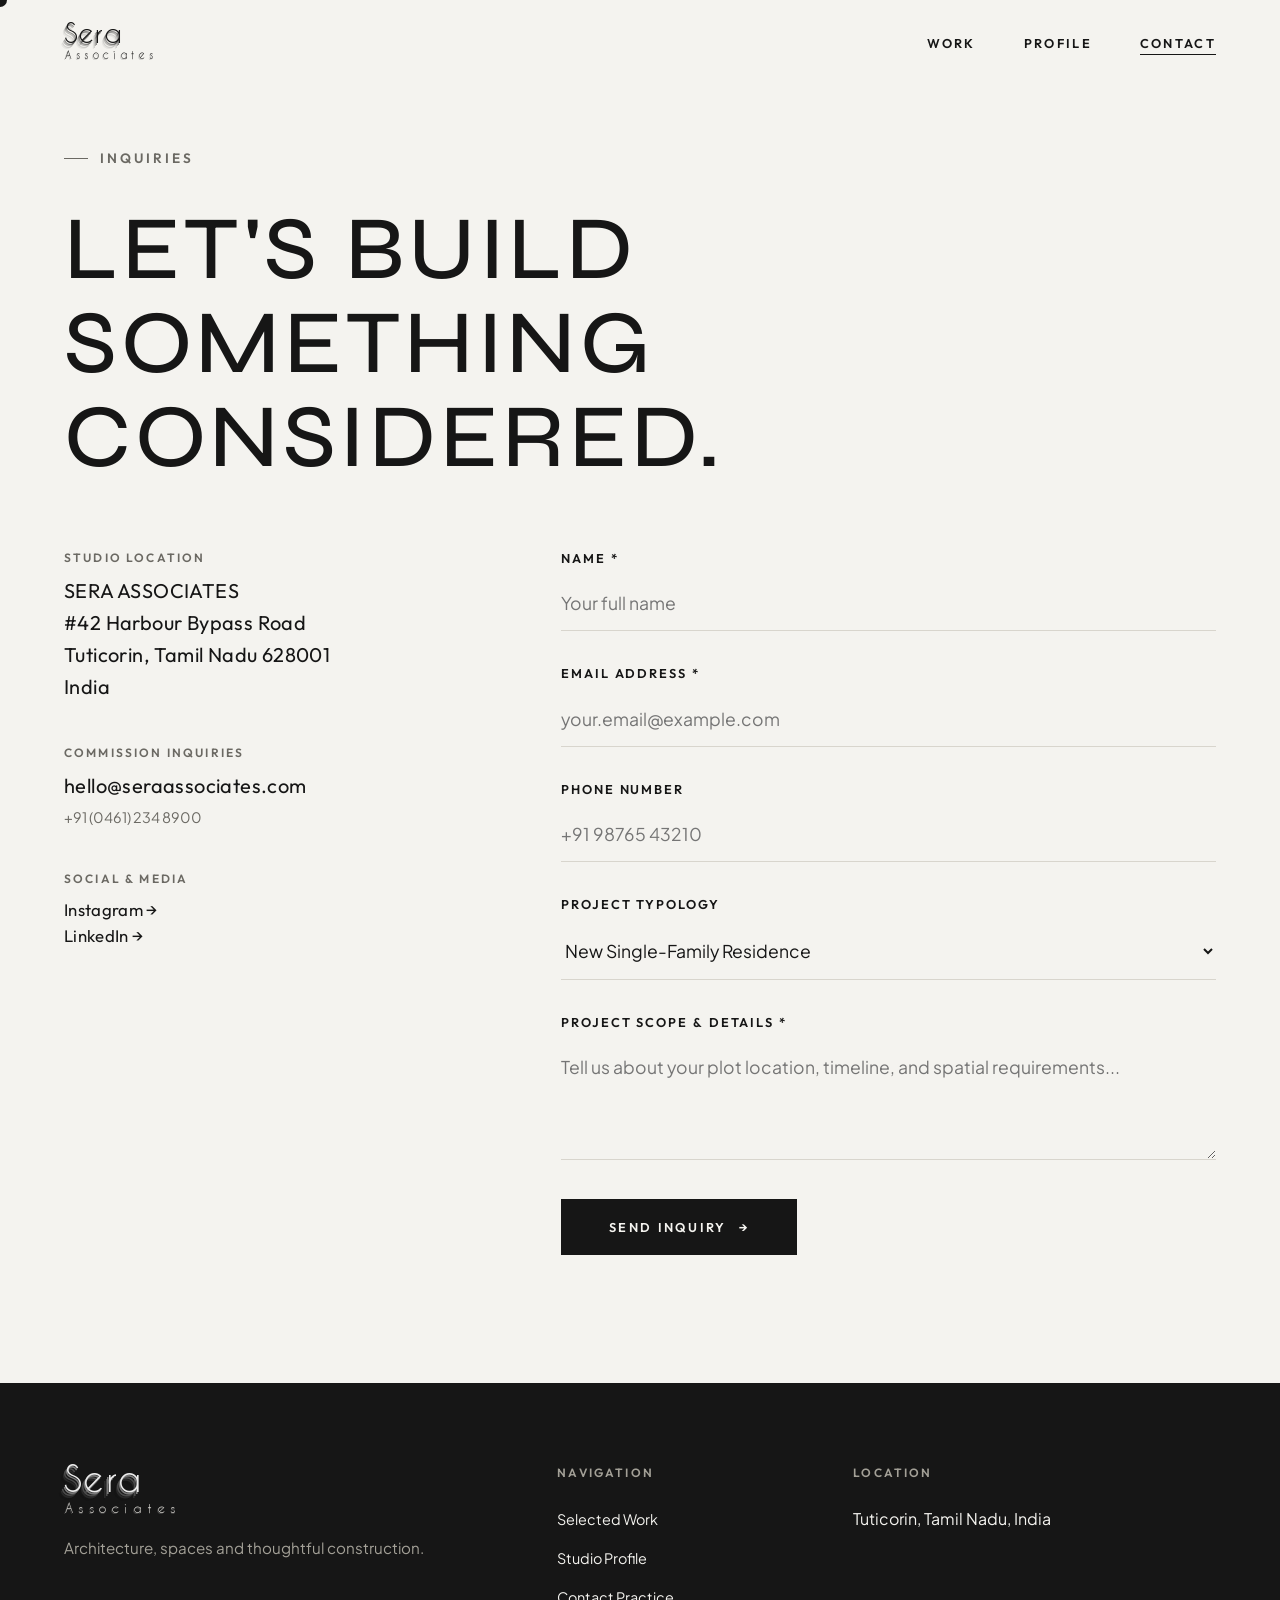
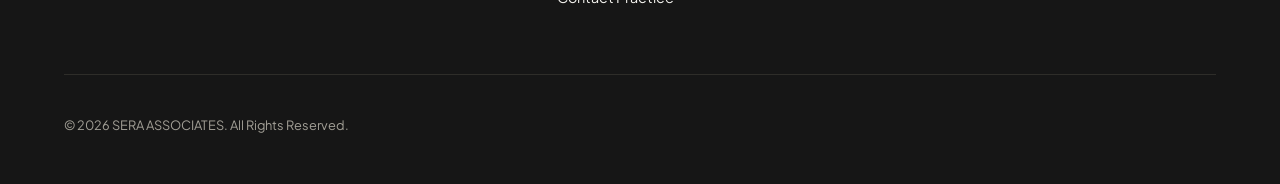
<file: contact.html>
<!DOCTYPE html>
<html lang="en">
<head>
  <meta charset="UTF-8">
  <meta name="viewport" content="width=device-width, initial-scale=1.0">
  <meta name="description" content="Inquire about residential architecture and construction projects with SERA ASSOCIATES in Tuticorin, India.">
  <title>CONTACT — SERA ASSOCIATES</title>
  
  <!-- Favicons -->
  <link rel="icon" type="image/png" href="assets/favicon/favicon-96x96.png" sizes="96x96">
  <link rel="icon" type="image/svg+xml" href="assets/favicon/favicon.svg">
  <link rel="shortcut icon" href="assets/favicon/favicon.ico">
  <link rel="apple-touch-icon" sizes="180x180" href="assets/favicon/apple-touch-icon.png">
  <meta name="apple-mobile-web-app-title" content="SERA ASSOCIATES">
  <link rel="manifest" href="assets/favicon/site.webmanifest">
  <meta name="theme-color" content="#161616">

  <link rel="stylesheet" href="css/style.css">
  <link rel="stylesheet" href="css/responsive.css">
  <link rel="stylesheet" href="css/animations.css">
</head>
<body>

  <!-- SITE HEADER -->
  <header class="site-header scrolled" role="banner">
    <div class="container header-inner">
      <a href="index.html" class="brand-logo" aria-label="SERA ASSOCIATES Homepage">
        <span class="brand-name">Sera</span>
        <span class="brand-sub">Associates</span>
      </a>
      
      <nav aria-label="Main Navigation">
        <ul class="nav-menu">
          <li><a href="index.html#work" class="nav-link">WORK</a></li>
          <li><a href="profile.html" class="nav-link">PROFILE</a></li>
          <li><a href="contact.html" class="nav-link active">CONTACT</a></li>
        </ul>
      </nav>

      <button class="mobile-nav-toggle" aria-label="Toggle navigation menu" aria-expanded="false">
        <span></span>
        <span></span>
      </button>
    </div>
  </header>

  <!-- MOBILE NAVIGATION DRAWER -->
  <div class="mobile-drawer" role="dialog" aria-label="Mobile menu">
    <ul class="mobile-menu-links">
      <li><a href="index.html#work">WORK</a></li>
      <li><a href="profile.html">PROFILE</a></li>
      <li><a href="contact.html">CONTACT</a></li>
    </ul>
  </div>

  <main id="main-content">

    <section class="contact-hero container section-padding" aria-label="Contact Studio">
      <div class="section-title reveal-on-scroll">INQUIRIES</div>
      <h1 class="display-title reveal-on-scroll delay-100" style="margin-bottom: 4rem; max-width: 1100px;">
        LET'S BUILD SOMETHING CONSIDERED.
      </h1>

      <div class="contact-layout-grid">
        
        <!-- Studio Information Column -->
        <div class="contact-info-col reveal-on-scroll delay-200">
          <div class="contact-detail-block">
            <div class="contact-detail-label">STUDIO LOCATION</div>
            <div class="contact-detail-value">
              SERA ASSOCIATES<br>
              #42 Harbour Bypass Road<br>
              Tuticorin, Tamil Nadu 628001<br>
              India
            </div>
          </div>

          <div class="contact-detail-block">
            <div class="contact-detail-label">COMMISSION INQUIRIES</div>
            <!-- NOTE: Placeholder email for demonstration -->
            <div class="contact-detail-value">
              <a href="mailto:hello@seraassociates.com">hello@seraassociates.com</a>
            </div>
            <div style="font-size: 0.9rem; color: var(--text-muted); margin-top: 0.25rem;">
              +91 (0461) 234 8900
            </div>
          </div>

          <div class="contact-detail-block">
            <div class="contact-detail-label">SOCIAL &amp; MEDIA</div>
            <div class="contact-detail-value" style="font-size: 1.05rem;">
              <a href="https://instagram.com" target="_blank" rel="noopener noreferrer">Instagram &rarr;</a><br>
              <a href="https://linkedin.com" target="_blank" rel="noopener noreferrer">LinkedIn &rarr;</a>
            </div>
          </div>
        </div>

        <!-- Interactive Form Column -->
        <div class="contact-form-col reveal-on-scroll delay-300">
          <form id="sera-contact-form" novalidate>
            
            <div class="form-group">
              <label for="user_name" class="form-label">NAME *</label>
              <input type="text" id="user_name" name="name" class="form-input" placeholder="Your full name" required />
            </div>

            <div class="form-group">
              <label for="user_email" class="form-label">EMAIL ADDRESS *</label>
              <input type="email" id="user_email" name="email" class="form-input" placeholder="your.email@example.com" required />
            </div>

            <div class="form-group">
              <label for="user_phone" class="form-label">PHONE NUMBER</label>
              <input type="tel" id="user_phone" name="phone" class="form-input" placeholder="+91 98765 43210" />
            </div>

            <div class="form-group">
              <label for="project_type" class="form-label">PROJECT TYPOLOGY</label>
              <select id="project_type" name="project_type" class="form-select">
                <option value="Residential Architecture">New Single-Family Residence</option>
                <option value="Tropical Pavilion / Villa">Tropical Pavilion / Estate Villa</option>
                <option value="Heritage Restoration">Heritage Restoration &amp; Addition</option>
                <option value="Spatial Interior Architecture">Interior Architecture &amp; Spatial Design</option>
                <option value="Other Inquiries">Other Inquiry</option>
              </select>
            </div>

            <div class="form-group">
              <label for="user_message" class="form-label">PROJECT SCOPE &amp; DETAILS *</label>
              <textarea id="user_message" name="message" class="form-textarea" placeholder="Tell us about your plot location, timeline, and spatial requirements..." required></textarea>
            </div>

            <button type="submit" class="btn-primary">
              <span>SEND INQUIRY</span>
              <span>&rarr;</span>
            </button>

          </form>

          <!-- Animated Submission Success Toast -->
          <div id="contact-success-state" class="form-success-message" role="alert">
            <h3 style="font-size: 1.5rem; font-weight: 500; text-transform: uppercase; margin-bottom: 0.5rem; letter-spacing: 0.05em;">
              INQUIRY RECEIVED
            </h3>
            <p style="font-size: 1rem; color: var(--text-muted);">
              Thank you for reaching out to SERA ASSOCIATES. Our architectural studio will review your project requirements and respond within two business days.
            </p>
          </div>

        </div>

      </div>
    </section>

  </main>

  <!-- FOOTER -->
  <footer class="site-footer" role="contentinfo">
    <div class="container">
      <div class="footer-top-grid">
        <div class="footer-brand-col">
          <div class="footer-brand-title">
            <span class="brand-name">Sera</span>
            <span class="brand-sub">Associates</span>
          </div>
          <p style="color: var(--text-light-muted); max-width: 420px; font-size: 0.95rem;">
            Architecture, spaces and thoughtful construction.
          </p>
        </div>

        <div class="footer-nav-col">
          <div class="footer-nav-title">NAVIGATION</div>
          <ul class="footer-links">
            <li><a href="index.html#work">Selected Work</a></li>
            <li><a href="profile.html">Studio Profile</a></li>
            <li><a href="contact.html">Contact Practice</a></li>
          </ul>
        </div>

        <div class="footer-nav-col">
          <div class="footer-nav-title">LOCATION</div>
          <ul class="footer-links">
            <li><span>Tuticorin, Tamil Nadu, India</span></li>
          </ul>
        </div>
      </div>

      <div class="footer-bottom">
        <div>&copy; 2026 SERA ASSOCIATES. All Rights Reserved.</div>
      </div>
    </div>
  </footer>

  <script src="js/projects.js"></script>
  <script src="js/main.js"></script>
  <script>
    // Vanilla JS Contact Form Validation & Success State
    document.addEventListener('DOMContentLoaded', () => {
      const form = document.getElementById('sera-contact-form');
      const successState = document.getElementById('contact-success-state');

      if (!form) return;

      form.addEventListener('submit', (e) => {
        e.preventDefault();
        
        const name = document.getElementById('user_name').value.trim();
        const email = document.getElementById('user_email').value.trim();
        const message = document.getElementById('user_message').value.trim();

        if (!name || !email || !message) {
          alert('Please complete all required fields (*)');
          return;
        }

        const emailRegex = /^[^\s@]+@[^\s@]+\.[^\s@]+$/;
        if (!emailRegex.test(email)) {
          alert('Please enter a valid email address.');
          return;
        }

        // Hide Form with fade and show success toast
        form.style.opacity = '0.3';
        form.style.pointerEvents = 'none';
        
        setTimeout(() => {
          form.style.display = 'none';
          successState.classList.add('active');
        }, 300);
      });
    });
  </script>
</body>
</html>
</file>
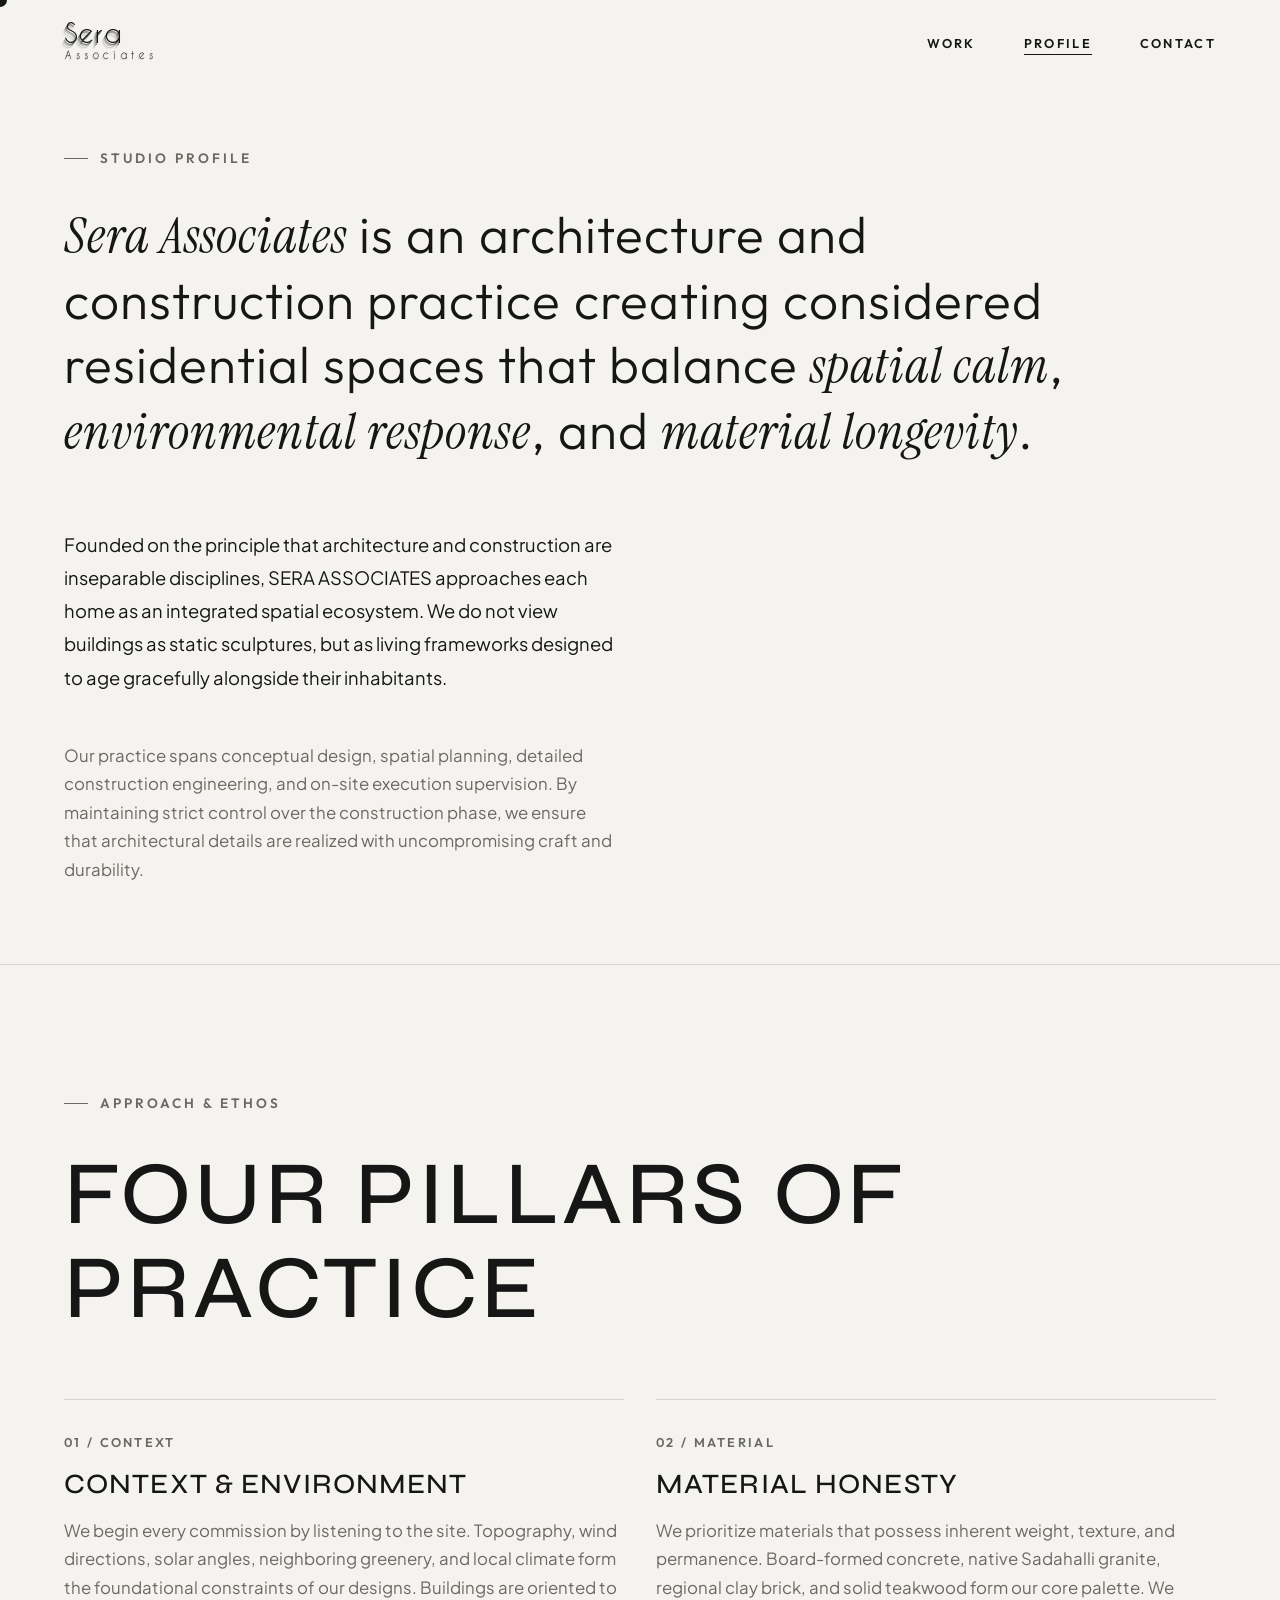
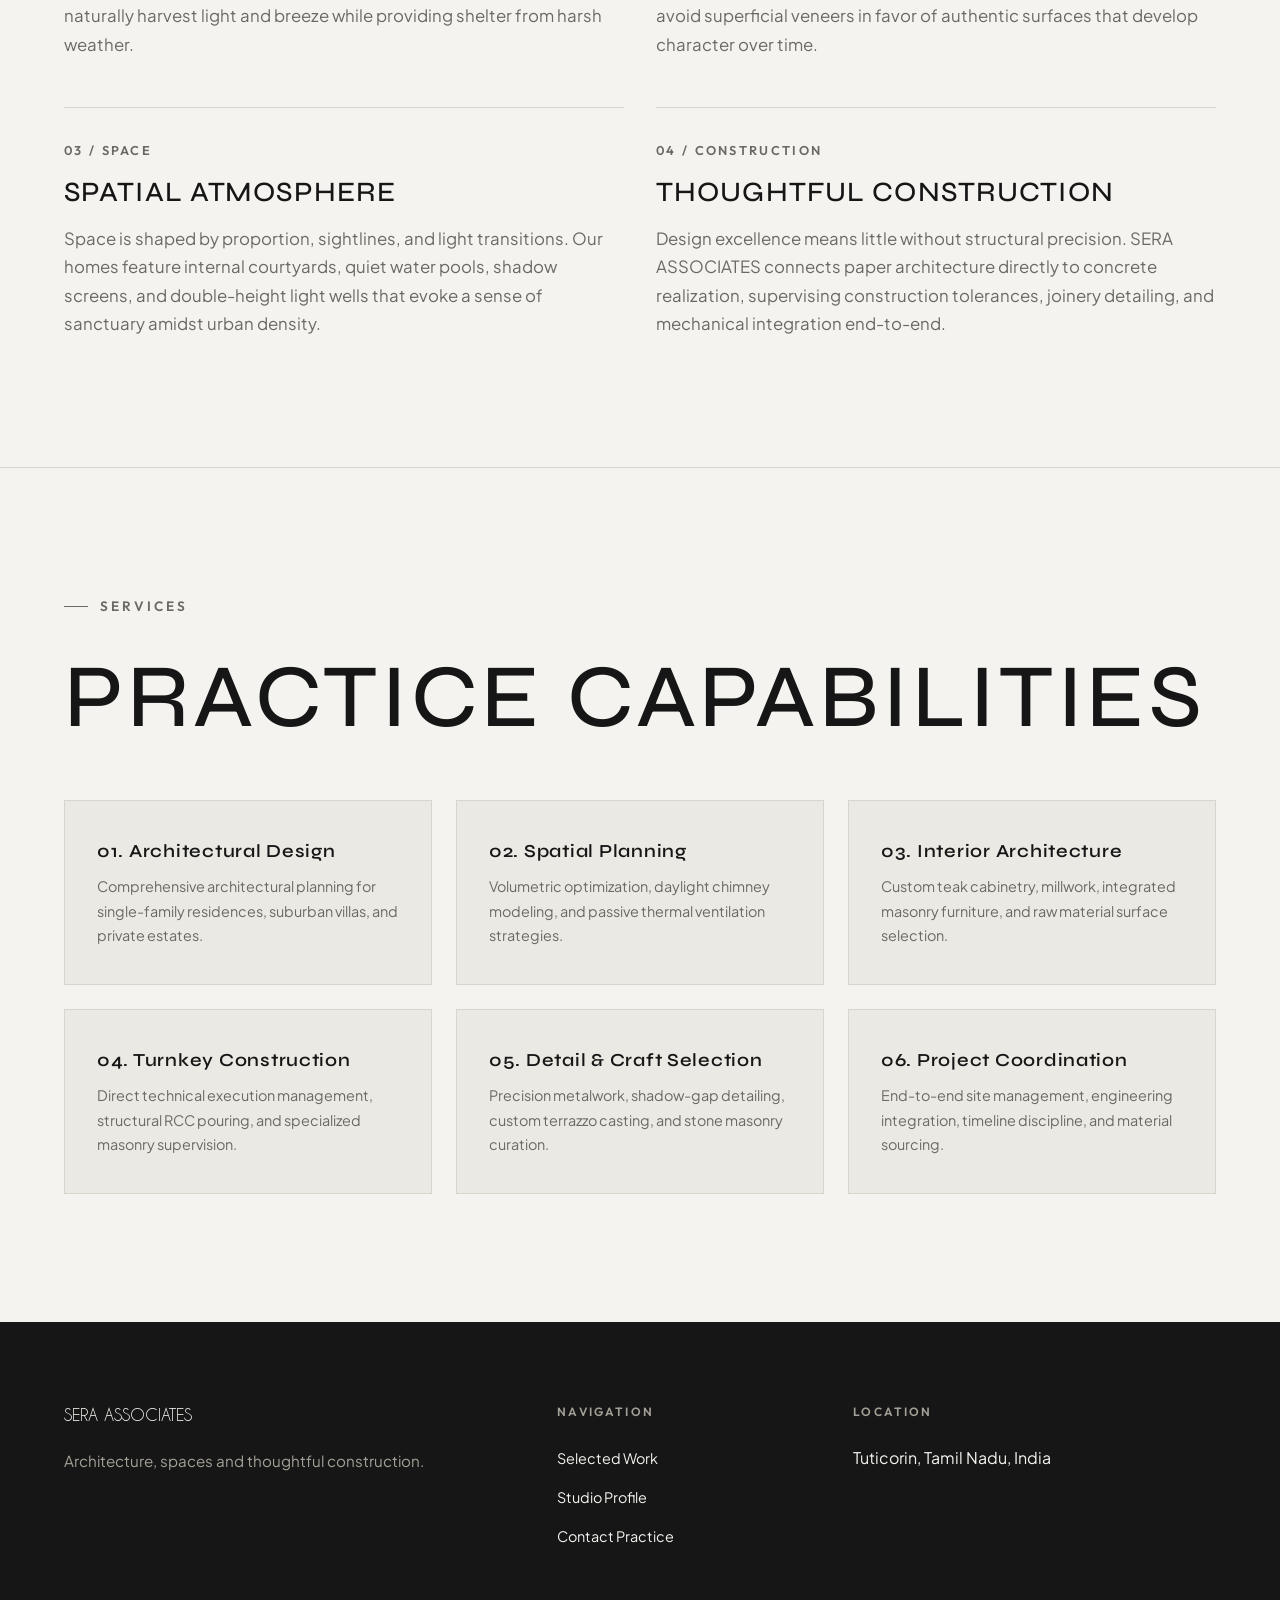
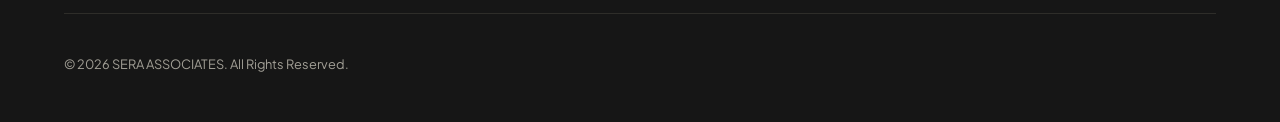
<file: profile.html>
<!DOCTYPE html>
<html lang="en">

<head>
  <meta charset="UTF-8">
  <meta name="viewport" content="width=device-width, initial-scale=1.0">
  <meta name="description"
    content="Learn about SERA ASSOCIATES — an architecture and construction practice focused on considered residential spaces, material discipline, and end-to-end execution in Tuticorin.">
  <title>PROFILE — SERA ASSOCIATES</title>

  <!-- Favicons -->
  <link rel="icon" type="image/png" href="assets/favicon/favicon-96x96.png" sizes="96x96">
  <link rel="icon" type="image/svg+xml" href="assets/favicon/favicon.svg">
  <link rel="shortcut icon" href="assets/favicon/favicon.ico">
  <link rel="apple-touch-icon" sizes="180x180" href="assets/favicon/apple-touch-icon.png">
  <meta name="apple-mobile-web-app-title" content="SERA ASSOCIATES">
  <link rel="manifest" href="assets/favicon/site.webmanifest">
  <meta name="theme-color" content="#161616">

  <link rel="stylesheet" href="css/style.css">
  <link rel="stylesheet" href="css/responsive.css">
  <link rel="stylesheet" href="css/animations.css">
</head>

<body>

  <!-- SITE HEADER -->
  <header class="site-header scrolled" role="banner">
    <div class="container header-inner">
      <a href="index.html" class="brand-logo" aria-label="SERA ASSOCIATES Homepage">
        <span class="brand-name">Sera</span>
        <span class="brand-sub">Associates</span>
      </a>

      <nav aria-label="Main Navigation">
        <ul class="nav-menu">
          <li><a href="index.html#work" class="nav-link">WORK</a></li>
          <li><a href="profile.html" class="nav-link active">PROFILE</a></li>
          <li><a href="contact.html" class="nav-link">CONTACT</a></li>
        </ul>
      </nav>

      <button class="mobile-nav-toggle" aria-label="Toggle navigation menu" aria-expanded="false">
        <span></span>
        <span></span>
      </button>
    </div>
  </header>

  <!-- MOBILE NAVIGATION DRAWER -->
  <div class="mobile-drawer" role="dialog" aria-label="Mobile menu">
    <ul class="mobile-menu-links">
      <li><a href="index.html#work">WORK</a></li>
      <li><a href="profile.html">PROFILE</a></li>
      <li><a href="contact.html">CONTACT</a></li>
    </ul>
  </div>

  <main id="main-content">

    <!-- PROFILE HERO / ABOUT -->
    <section class="profile-hero container" aria-label="About SERA ASSOCIATES">
      <div class="section-title reveal-on-scroll">STUDIO PROFILE</div>
      <h1 class="profile-intro-text reveal-on-scroll delay-100">
        <span class="editorial-serif">Sera Associates</span> is an architecture and construction practice creating
        considered residential spaces that balance
        <span class="editorial-serif">spatial calm</span>, <span class="editorial-serif">environmental response</span>,
        and <span class="editorial-serif">material longevity</span>.
      </h1>

      <div style="display: grid; grid-template-columns: repeat(12, 1fr); gap: 3rem; margin-top: 4rem;"
        class="reveal-on-scroll delay-200">
        <div style="grid-column: span 6;">
          <p style="font-size: 1.15rem; line-height: 1.8; color: var(--text-primary);">
            Founded on the principle that architecture and construction are inseparable disciplines, SERA ASSOCIATES
            approaches each home as an integrated spatial ecosystem. We do not view buildings as static sculptures, but
            as living frameworks designed to age gracefully alongside their inhabitants.
          </p>
        </div>
        <br>
        <div style="grid-column: span 6;">
          <p style="font-size: 1.05rem; line-height: 1.7; color: var(--text-muted);">
            Our practice spans conceptual design, spatial planning, detailed construction engineering, and on-site
            execution supervision. By maintaining strict control over the construction phase, we ensure that
            architectural details are realized with uncompromising craft and durability.
          </p>
        </div>
      </div>
    </section>

    <!-- ARCHITECTURAL APPROACH / PHILOSOPHY -->
    <section class="section-padding border-top-line" aria-label="Studio Approach">
      <div class="container">
        <div class="section-title reveal-on-scroll">APPROACH &amp; ETHOS</div>
        <h2 class="display-title reveal-on-scroll" style="margin-bottom: 4rem;">FOUR PILLARS OF PRACTICE</h2>

        <div class="philosophy-grid">

          <article class="philosophy-card reveal-on-scroll">
            <div class="philosophy-num">01 / CONTEXT</div>
            <h3 class="philosophy-title">Context &amp; Environment</h3>
            <p>
              We begin every commission by listening to the site. Topography, wind directions, solar angles, neighboring
              greenery, and local climate form the foundational constraints of our designs. Buildings are oriented to
              naturally harvest light and breeze while providing shelter from harsh weather.
            </p>
          </article>

          <article class="philosophy-card reveal-on-scroll delay-100">
            <div class="philosophy-num">02 / MATERIAL</div>
            <h3 class="philosophy-title">Material Honesty</h3>
            <p>
              We prioritize materials that possess inherent weight, texture, and permanence. Board-formed concrete,
              native Sadahalli granite, regional clay brick, and solid teakwood form our core palette. We avoid
              superficial veneers in favor of authentic surfaces that develop character over time.
            </p>
          </article>

          <article class="philosophy-card reveal-on-scroll delay-200">
            <div class="philosophy-num">03 / SPACE</div>
            <h3 class="philosophy-title">Spatial Atmosphere</h3>
            <p>
              Space is shaped by proportion, sightlines, and light transitions. Our homes feature internal courtyards,
              quiet water pools, shadow screens, and double-height light wells that evoke a sense of sanctuary amidst
              urban density.
            </p>
          </article>

          <article class="philosophy-card reveal-on-scroll delay-300">
            <div class="philosophy-num">04 / CONSTRUCTION</div>
            <h3 class="philosophy-title">Thoughtful Construction</h3>
            <p>
              Design excellence means little without structural precision. SERA ASSOCIATES connects paper architecture
              directly to concrete realization, supervising construction tolerances, joinery detailing, and mechanical
              integration end-to-end.
            </p>
          </article>

        </div>
      </div>
    </section>

    <!-- PRACTICE CAPABILITIES & SERVICES -->
    <section class="section-padding border-top-line" aria-label="Practice Capabilities">
      <div class="container">
        <div class="section-title reveal-on-scroll">SERVICES</div>
        <h2 class="display-title reveal-on-scroll" style="margin-bottom: 3.5rem;">PRACTICE CAPABILITIES</h2>

        <div class="capabilities-list">

          <div class="capability-item reveal-on-scroll">
            <div class="capability-title">01. Architectural Design</div>
            <p style="font-size: 0.9rem;">Comprehensive architectural planning for single-family residences, suburban
              villas, and private estates.</p>
          </div>

          <div class="capability-item reveal-on-scroll delay-100">
            <div class="capability-title">02. Spatial Planning</div>
            <p style="font-size: 0.9rem;">Volumetric optimization, daylight chimney modeling, and passive thermal
              ventilation strategies.</p>
          </div>

          <div class="capability-item reveal-on-scroll delay-200">
            <div class="capability-title">03. Interior Architecture</div>
            <p style="font-size: 0.9rem;">Custom teak cabinetry, millwork, integrated masonry furniture, and raw
              material surface selection.</p>
          </div>

          <div class="capability-item reveal-on-scroll">
            <div class="capability-title">04. Turnkey Construction</div>
            <p style="font-size: 0.9rem;">Direct technical execution management, structural RCC pouring, and specialized
              masonry supervision.</p>
          </div>

          <div class="capability-item reveal-on-scroll delay-100">
            <div class="capability-title">05. Detail &amp; Craft Selection</div>
            <p style="font-size: 0.9rem;">Precision metalwork, shadow-gap detailing, custom terrazzo casting, and stone
              masonry curation.</p>
          </div>

          <div class="capability-item reveal-on-scroll delay-200">
            <div class="capability-title">06. Project Coordination</div>
            <p style="font-size: 0.9rem;">End-to-end site management, engineering integration, timeline discipline, and
              material sourcing.</p>
          </div>

        </div>
      </div>
    </section>

  </main>

  <!-- FOOTER -->
  <footer class="site-footer" role="contentinfo">
    <div class="container">
      <div class="footer-top-grid">
        <div class="footer-brand-col">
          <div class="footer-brand-title">SERA ASSOCIATES</div>
          <p style="color: var(--text-light-muted); max-width: 420px; font-size: 0.95rem;">
            Architecture, spaces and thoughtful construction.
          </p>
        </div>

        <div class="footer-nav-col">
          <div class="footer-nav-title">NAVIGATION</div>
          <ul class="footer-links">
            <li><a href="index.html#work">Selected Work</a></li>
            <li><a href="profile.html">Studio Profile</a></li>
            <li><a href="contact.html">Contact Practice</a></li>
          </ul>
        </div>

        <div class="footer-nav-col">
          <div class="footer-nav-title">LOCATION</div>
          <ul class="footer-links">
            <li><span>Tuticorin, Tamil Nadu, India</span></li>
          </ul>
        </div>
      </div>

      <div class="footer-bottom">
        <div>&copy; 2026 SERA ASSOCIATES. All Rights Reserved.</div>
      </div>
    </div>
  </footer>

  <script src="js/projects.js"></script>
  <script src="js/main.js"></script>
</body>

</html>
</file>
<file: css/style.css>
/* ==========================================================================
   SERA ASSOCIATES — Architectural Studio Design System
   ========================================================================== */

@import url('https://fonts.googleapis.com/css2?family=Cormorant+Garamond:ital,wght@0,300;0,400;0,500;0,600;1,300;1,400;1,500&family=Instrument+Serif:ital@0;1&family=Outfit:wght@300;400;500;600;700&family=Plus+Jakarta+Sans:ital,wght@0,300;0,400;0,500;0,600;0,700;1,400&family=Syne:wght@400;500;600;700;800&display=swap');

/* Caviar Dreams Wordmark Font (Local woff with CDN fallback) */
@font-face {
  font-family: 'Caviar Dreams';
  font-style: normal;
  font-weight: 400;
  src: local('Caviar Dreams'), local('CaviarDreams'),
       url('../assets/fonts/CaviarDreams.woff') format('woff'),
       url('https://fonts.cdnfonts.com/s/77/CaviarDreams.woff') format('woff');
  font-display: swap;
}

@font-face {
  font-family: 'Caviar Dreams';
  font-style: normal;
  font-weight: 700;
  src: local('Caviar Dreams Bold'), local('CaviarDreams_Bold'),
       url('../assets/fonts/CaviarDreams_Bold.woff') format('woff'),
       url('https://fonts.cdnfonts.com/s/77/CaviarDreams_Bold.woff') format('woff');
  font-display: swap;
}

:root {
  /* Architectural Color System */
  --bg-primary: #F4F3EF;       /* Warm off-white / Architectural paper */
  --bg-secondary: #EBE9E3;     /* Muted stone beige background */
  --bg-card: #FAF9F6;          /* Crisp light card background */
  --bg-dark: #161616;          /* Near-black / Charcoal */
  --bg-dark-secondary: #21201E;/* Subtle dark tile */
  
  --text-primary: #161616;     /* Deep charcoal text */
  --text-muted: #6B6963;       /* Soft architectural grey */
  --text-subtle: #96938B;      /* Light metadata grey */
  --text-light: #F4F3EF;       /* Off-white text for dark backgrounds */
  --text-light-muted: #A3A097; /* Muted text for dark backgrounds */

  --line-color: #D8D5CD;       /* Precise grid line border */
  --line-dark: #2E2D29;        /* Dark mode grid line border */
  --accent-stone: #C4BFB5;     /* Muted stone accent */
  
  /* Typography */
  --font-sans: 'Plus Jakarta Sans', -apple-system, BlinkMacSystemFont, 'Segoe UI', Roboto, sans-serif;
  --font-display: 'Outfit', 'Syne', -apple-system, BlinkMacSystemFont, sans-serif;
  --font-title: 'Syne', 'Outfit', sans-serif;
  --font-serif: 'Instrument Serif', 'Cormorant Garamond', Georgia, serif;
  --font-logo: 'Caviar Dreams', 'Comfortaa', 'Josefin Sans', sans-serif;
  
  /* Layout Spacing */
  --header-height: 84px;
  --container-max: 1600px;
  --margin-desktop: 5vw;
  --margin-mobile: 20px;
  
  /* Motion & Easing */
  --ease-architectural: cubic-bezier(0.16, 1, 0.3, 1);
  --ease-smooth: cubic-bezier(0.25, 0.46, 0.45, 0.94);
  --transition-fast: 250ms var(--ease-smooth);
  --transition-normal: 450ms var(--ease-architectural);
  --transition-slow: 700ms var(--ease-architectural);
  
  /* Z-Index Hierarchy */
  --z-back: -1;
  --z-base: 1;
  --z-header: 100;
  --z-drawer: 200;
  --z-modal: 300;
  --z-cursor: 9999;
}

/* Base Reset & Box Sizing */
*, *::before, *::after {
  box-sizing: border-box;
  margin: 0;
  padding: 0;
}

html {
  font-size: 16px;
  scroll-behavior: smooth;
  background-color: var(--bg-primary);
  color: var(--text-primary);
  -webkit-font-smoothing: antialiased;
  -moz-osx-font-smoothing: grayscale;
  text-rendering: optimizeLegibility;
}

body {
  font-family: var(--font-sans);
  font-weight: 400;
  line-height: 1.6;
  background-color: var(--bg-primary);
  color: var(--text-primary);
  overflow-x: hidden;
  min-height: 100vh;
  display: flex;
  flex-direction: column;
}

/* Custom Selection */
::selection {
  background-color: var(--text-primary);
  color: var(--bg-primary);
}

/* Custom Scrollbar */
::-webkit-scrollbar {
  width: 6px;
}
::-webkit-scrollbar-track {
  background: var(--bg-primary);
}
::-webkit-scrollbar-thumb {
  background: var(--text-subtle);
  border-radius: 3px;
}
::-webkit-scrollbar-thumb:hover {
  background: var(--text-primary);
}

/* Typography Hierarchy */
h1, h2, h3, h4, h5, h6 {
  font-family: var(--font-title);
  font-weight: 500;
  line-height: 1.15;
  letter-spacing: 0.03em;
  color: var(--text-primary);
}

.display-title {
  font-family: var(--font-title);
  font-size: clamp(2.75rem, 7vw, 6.5rem);
  font-weight: 500;
  line-height: 1.05;
  letter-spacing: 0.04em;
  text-transform: uppercase;
}

.section-title {
  font-family: var(--font-display);
  font-size: clamp(0.75rem, 1.2vw, 0.85rem);
  font-weight: 600;
  letter-spacing: 0.22em;
  text-transform: uppercase;
  color: var(--text-muted);
  margin-bottom: 2rem;
  display: flex;
  align-items: center;
  gap: 12px;
}

.section-title::before {
  content: "";
  display: inline-block;
  width: 24px;
  height: 1px;
  background-color: var(--text-muted);
}

.editorial-serif {
  font-family: var(--font-serif);
  font-style: italic;
  font-weight: 400;
}

p {
  color: var(--text-muted);
  font-size: 1.05rem;
  line-height: 1.7;
}

a {
  color: inherit;
  text-decoration: none;
  transition: opacity var(--transition-fast);
}

img {
  max-width: 100%;
  height: auto;
  display: block;
  object-fit: cover;
}

button {
  font-family: inherit;
  cursor: pointer;
  border: none;
  background: none;
}

/* Utilities */
.container {
  width: 100%;
  max-width: var(--container-max);
  margin: 0 auto;
  padding-left: var(--margin-desktop);
  padding-right: var(--margin-desktop);
}

.section-padding {
  padding-top: clamp(4rem, 10vw, 9rem);
  padding-bottom: clamp(4rem, 10vw, 9rem);
}

.border-top-line {
  border-top: 1px solid var(--line-color);
}

.border-bottom-line {
  border-bottom: 1px solid var(--line-color);
}

/* ==========================================================================
   HEADER & NAVIGATION
   ========================================================================== */
.site-header {
  position: fixed;
  top: 0;
  left: 0;
  width: 100%;
  height: var(--header-height);
  z-index: var(--z-header);
  transition: background-color var(--transition-normal), backdrop-filter var(--transition-normal), border-color var(--transition-normal);
  background-color: transparent;
  border-bottom: 1px solid transparent;
}

.site-header.scrolled {
  background-color: rgba(244, 243, 239, 0.88);
  backdrop-filter: blur(12px);
  -webkit-backdrop-filter: blur(12px);
  border-bottom: 1px solid var(--line-color);
}

.site-header .header-inner {
  display: flex;
  align-items: center;
  justify-content: space-between;
  height: 100%;
}

.brand-logo {
  display: inline-flex;
  flex-direction: column;
  align-items: flex-start;
  text-decoration: none;
  font-family: var(--font-logo);
  color: var(--text-primary);
  position: relative;
  z-index: var(--z-drawer);
  line-height: 1;
  transition: transform var(--transition-fast), opacity var(--transition-fast);
}

.brand-logo:hover {
  opacity: 0.9;
  transform: translateY(-1px);
}

.brand-logo .brand-name {
  display: block;
  font-family: var(--font-logo);
  font-size: 1.65rem;
  font-weight: 400;
  line-height: 0.92;
  letter-spacing: 0.04em;
  text-transform: none;
  color: var(--text-primary);
  /* Stepped 3D architectural layered shadow from logo image */
  text-shadow: 
    -1px 1.5px 0 rgba(22, 22, 22, 0.45),
    -2px 3px 0 rgba(22, 22, 22, 0.28),
    -3px 4.5px 0 rgba(22, 22, 22, 0.15),
    -4px 6px 0 rgba(22, 22, 22, 0.06);
  transition: text-shadow var(--transition-fast);
}

.brand-logo .brand-sub {
  display: block;
  font-family: var(--font-logo);
  font-size: 0.65rem;
  font-weight: 400;
  line-height: 1.1;
  letter-spacing: 0.42em;
  text-transform: none;
  color: var(--text-primary);
  margin-top: 0.22rem;
  padding-left: 0.06em;
  text-shadow: -0.6px 0.8px 0 rgba(22, 22, 22, 0.25);
}

.nav-menu {
  display: flex;
  align-items: center;
  gap: 3rem;
  list-style: none;
}

.nav-link {
  font-family: var(--font-display);
  font-size: 0.8rem;
  font-weight: 600;
  letter-spacing: 0.18em;
  text-transform: uppercase;
  color: var(--text-primary);
  position: relative;
  padding: 4px 0;
}

.nav-link::after {
  content: "";
  position: absolute;
  bottom: 0;
  left: 0;
  width: 0%;
  height: 1px;
  background-color: var(--text-primary);
  transition: width var(--transition-fast);
}

.nav-link:hover::after,
.nav-link.active::after {
  width: 100%;
}

/* Mobile Toggle */
.mobile-nav-toggle {
  display: none;
  flex-direction: column;
  justify-content: center;
  gap: 6px;
  width: 32px;
  height: 32px;
  z-index: var(--z-drawer);
}

.mobile-nav-toggle span {
  display: block;
  width: 100%;
  height: 1.5px;
  background-color: var(--text-primary);
  transition: transform var(--transition-fast), opacity var(--transition-fast);
}

/* Mobile Drawer */
.mobile-drawer {
  position: fixed;
  top: 0;
  right: 0;
  width: 100%;
  height: 100vh;
  background-color: var(--bg-primary);
  z-index: calc(var(--z-drawer) - 1);
  display: flex;
  flex-direction: column;
  justify-content: center;
  padding: 3rem var(--margin-mobile);
  transform: translateX(100%);
  transition: transform var(--transition-normal);
}

.mobile-drawer.open {
  transform: translateX(0);
}

.mobile-menu-links {
  list-style: none;
  display: flex;
  flex-direction: column;
  gap: 2rem;
}

.mobile-menu-links a {
  font-family: var(--font-title);
  font-size: 2.25rem;
  font-weight: 500;
  text-transform: uppercase;
  letter-spacing: 0.08em;
}

.mobile-drawer-footer {
  margin-top: auto;
  padding-top: 2rem;
  border-top: 1px solid var(--line-color);
  font-size: 0.85rem;
  color: var(--text-muted);
}

/* ==========================================================================
   HERO SECTION
   ========================================================================== */
.hero-section {
  position: relative;
  min-height: 92vh;
  padding-top: calc(var(--header-height) + 2rem);
  display: flex;
  flex-direction: column;
  justify-content: space-between;
  padding-bottom: 3rem;
  overflow: hidden;
}

.hero-main-content {
  margin-top: auto;
  margin-bottom: auto;
}

.hero-brand-statement {
  font-family: var(--font-title);
  font-size: clamp(3rem, 10vw, 8.5rem);
  font-weight: 500;
  line-height: 0.98;
  letter-spacing: 0.05em;
  text-transform: uppercase;
  margin-bottom: 1.5rem;
}

.hero-positioning {
  font-family: var(--font-sans);
  font-size: clamp(1.2rem, 2.5vw, 2.2rem);
  font-weight: 300;
  letter-spacing: 0.01em;
  max-width: 820px;
  color: var(--text-primary);
  line-height: 1.35;
}

.hero-image-viewport {
  position: relative;
  width: 100%;
  height: 52vh;
  margin-top: 3rem;
  overflow: hidden;
  border-radius: 2px;
}

.hero-image-viewport img {
  width: 100%;
  height: 100%;
  object-fit: cover;
  transform: scale(1.05);
  transition: transform var(--transition-slow);
}

.hero-section:hover .hero-image-viewport img {
  transform: scale(1);
}

.hero-bottom-bar {
  display: flex;
  align-items: flex-end;
  justify-content: space-between;
  padding-top: 2rem;
  border-top: 1px solid var(--line-color);
  margin-top: 2rem;
}

.hero-meta-label {
  font-family: var(--font-display);
  font-size: 0.75rem;
  font-weight: 600;
  letter-spacing: 0.18em;
  text-transform: uppercase;
  color: var(--text-muted);
}

.scroll-indicator {
  font-family: var(--font-display);
  display: flex;
  align-items: center;
  gap: 12px;
  font-size: 0.75rem;
  font-weight: 600;
  letter-spacing: 0.18em;
  text-transform: uppercase;
  color: var(--text-primary);
}

.scroll-indicator-line {
  width: 36px;
  height: 1px;
  background-color: var(--text-primary);
  position: relative;
  overflow: hidden;
}

.scroll-indicator-line::after {
  content: "";
  position: absolute;
  top: 0;
  left: -100%;
  width: 100%;
  height: 100%;
  background-color: var(--accent-stone);
  animation: scrollLineAnim 2.2s infinite var(--ease-architectural);
}

@keyframes scrollLineAnim {
  0% { left: -100%; }
  50% { left: 0%; }
  100% { left: 100%; }
}

/* ==========================================================================
   EDITORIAL INTRODUCTION SECTION
   ========================================================================== */
.intro-section {
  background-color: var(--bg-primary);
}

.manifesto-quote {
  font-size: clamp(1.8rem, 3.8vw, 3.4rem);
  font-weight: 300;
  line-height: 1.25;
  letter-spacing: -0.02em;
  color: var(--text-primary);
  max-width: 1200px;
}

.manifesto-quote .highlight-serif {
  font-family: var(--font-serif);
  font-style: italic;
  font-weight: 400;
  color: var(--text-primary);
}

.intro-grid {
  display: grid;
  grid-template-columns: repeat(12, 1fr);
  gap: 2rem;
  margin-top: 4rem;
}

.intro-stat-col {
  grid-column: span 4;
}

.intro-stat-num {
  font-size: 2.75rem;
  font-weight: 300;
  font-family: var(--font-serif);
  margin-bottom: 0.5rem;
}

.intro-stat-label {
  font-family: var(--font-display);
  font-size: 0.8rem;
  font-weight: 600;
  letter-spacing: 0.18em;
  text-transform: uppercase;
  color: var(--text-muted);
}

/* ==========================================================================
   FEATURED PROJECTS SECTION & EDITORIAL GRID
   ========================================================================== */
.projects-header {
  display: flex;
  align-items: flex-end;
  justify-content: space-between;
  margin-bottom: 3.5rem;
}

.projects-editorial-grid {
  display: grid;
  grid-template-columns: repeat(12, 1fr);
  gap: 3.5rem 2.5rem;
}

/* Project Card Base */
.project-card {
  display: flex;
  flex-direction: column;
  position: relative;
  cursor: pointer;
  group: project;
}

.project-card.col-span-7 {
  grid-column: span 7;
}

.project-card.col-span-5 {
  grid-column: span 5;
}

.project-card.col-span-12 {
  grid-column: span 12;
}

.project-card-image-wrap {
  position: relative;
  width: 100%;
  overflow: hidden;
  background-color: var(--bg-secondary);
}

.project-card-image-wrap.aspect-16-9 {
  aspect-ratio: 16 / 9;
}

.project-card-image-wrap.aspect-4-3 {
  aspect-ratio: 4 / 3;
}

.project-card-image-wrap.aspect-4-5 {
  aspect-ratio: 4 / 5;
}

.project-card-image-wrap img {
  width: 100%;
  height: 100%;
  object-fit: cover;
  transition: transform var(--transition-slow);
}

.project-card:hover .project-card-image-wrap img {
  transform: scale(1.04);
}

.project-card-meta {
  display: flex;
  align-items: baseline;
  justify-content: space-between;
  padding-top: 1.25rem;
  border-top: 1px solid var(--line-color);
  margin-top: 1.25rem;
}

.project-title {
  font-family: var(--font-title);
  font-size: 1.35rem;
  font-weight: 500;
  letter-spacing: 0.03em;
  transition: color var(--transition-fast);
}

.project-card:hover .project-title {
  color: var(--text-muted);
}

.project-category-location {
  font-family: var(--font-display);
  font-size: 0.8rem;
  font-weight: 500;
  letter-spacing: 0.15em;
  text-transform: uppercase;
  color: var(--text-muted);
}

.project-year {
  font-size: 0.85rem;
  font-family: var(--font-serif);
  color: var(--text-subtle);
}

/* ==========================================================================
   SERA IDENTITY SECTION (S - E - R - A)
   ========================================================================== */
.sera-identity-section {
  background-color: var(--bg-dark);
  color: var(--text-light);
  position: relative;
  overflow: hidden;
}

.sera-identity-section .section-title {
  color: var(--text-light-muted);
}

.sera-identity-section .section-title::before {
  background-color: var(--text-light-muted);
}

.sera-acronym-grid {
  display: grid;
  grid-template-columns: repeat(4, 1fr);
  gap: 1.5rem;
  margin-top: 3.5rem;
}

.sera-letter-card {
  background-color: var(--bg-dark-secondary);
  border: 1px solid var(--line-dark);
  padding: 3rem 2rem;
  display: flex;
  flex-direction: column;
  justify-content: space-between;
  min-height: 420px;
  cursor: pointer;
  position: relative;
  transition: background-color var(--transition-normal), border-color var(--transition-normal), transform var(--transition-normal);
}

.sera-letter-card:hover {
  background-color: #282724;
  border-color: #44423C;
  transform: translateY(-4px);
}

.sera-letter-big {
  font-size: clamp(4.5rem, 8vw, 8rem);
  font-weight: 300;
  line-height: 0.9;
  font-family: var(--font-serif);
  color: var(--text-light);
  letter-spacing: 0.02em;
  transition: color var(--transition-fast);
}

.sera-letter-card:hover .sera-letter-big {
  color: var(--accent-stone);
}

.sera-letter-concept {
  font-family: var(--font-title);
  font-size: 1.1rem;
  font-weight: 600;
  letter-spacing: 0.12em;
  text-transform: uppercase;
  margin-bottom: 0.5rem;
}

.sera-letter-desc {
  font-size: 0.9rem;
  color: var(--text-light-muted);
  line-height: 1.6;
}

.sera-letter-footer {
  font-family: var(--font-display);
  display: flex;
  align-items: center;
  justify-content: space-between;
  font-size: 0.75rem;
  letter-spacing: 0.15em;
  text-transform: uppercase;
  color: var(--text-light-muted);
  padding-top: 1.5rem;
  border-top: 1px solid var(--line-dark);
}

/* Modal / Drawer Overlay for SERA details */
.sera-modal-backdrop {
  position: fixed;
  top: 0;
  left: 0;
  width: 100vw;
  height: 100vh;
  background-color: rgba(16, 16, 16, 0.75);
  backdrop-filter: blur(8px);
  z-index: var(--z-modal);
  opacity: 0;
  pointer-events: none;
  transition: opacity var(--transition-fast);
  display: flex;
  align-items: center;
  justify-content: center;
  padding: 2rem;
}

.sera-modal-backdrop.active {
  opacity: 1;
  pointer-events: auto;
}

.sera-modal-content {
  background-color: var(--bg-primary);
  color: var(--text-primary);
  width: 100%;
  max-width: 720px;
  padding: 3.5rem;
  position: relative;
  box-shadow: 0 24px 60px rgba(0, 0, 0, 0.3);
  transform: translateY(20px);
  transition: transform var(--transition-normal);
}

.sera-modal-backdrop.active .sera-modal-content {
  transform: translateY(0);
}

.sera-modal-close {
  position: absolute;
  top: 1.75rem;
  right: 2rem;
  font-size: 1.5rem;
  color: var(--text-primary);
  padding: 8px;
}

/* ==========================================================================
   PROFILE PAGE STYLES
   ========================================================================== */
.profile-hero {
  padding-top: calc(var(--header-height) + 4rem);
  padding-bottom: 5rem;
}

.profile-intro-text {
  font-family: var(--font-display);
  font-size: clamp(2rem, 4vw, 3.5rem);
  font-weight: 300;
  line-height: 1.25;
  letter-spacing: 0.02em;
  max-width: 1100px;
}

.philosophy-grid {
  display: grid;
  grid-template-columns: repeat(12, 1fr);
  gap: 3rem 2rem;
}

.philosophy-card {
  grid-column: span 6;
  border-top: 1px solid var(--line-color);
  padding-top: 2rem;
}

.philosophy-num {
  font-family: var(--font-display);
  font-size: 0.8rem;
  font-weight: 600;
  letter-spacing: 0.18em;
  color: var(--text-muted);
  margin-bottom: 1rem;
}

.philosophy-title {
  font-family: var(--font-title);
  font-size: 1.75rem;
  font-weight: 500;
  margin-bottom: 1rem;
  text-transform: uppercase;
  letter-spacing: 0.04em;
}

.capabilities-list {
  display: grid;
  grid-template-columns: repeat(12, 1fr);
  gap: 1.5rem;
}

.capability-item {
  grid-column: span 4;
  background-color: var(--bg-secondary);
  padding: 2.25rem 2rem;
  border: 1px solid var(--line-color);
}

.capability-title {
  font-family: var(--font-title);
  font-size: 1.15rem;
  font-weight: 600;
  letter-spacing: 0.04em;
  margin-bottom: 0.5rem;
}

/* ==========================================================================
   PROJECT DETAIL PAGE STYLES
   ========================================================================== */
.project-detail-hero {
  padding-top: calc(var(--header-height) + 3rem);
  padding-bottom: 3rem;
}

.project-detail-header {
  display: grid;
  grid-template-columns: repeat(12, 1fr);
  gap: 2rem;
  margin-bottom: 3.5rem;
}

.project-detail-title-col {
  grid-column: span 8;
}

.project-detail-meta-col {
  grid-column: span 4;
  display: flex;
  flex-direction: column;
  gap: 1.5rem;
  padding-left: 2rem;
  border-left: 1px solid var(--line-color);
}

.meta-group-label {
  font-family: var(--font-display);
  font-size: 0.75rem;
  font-weight: 600;
  letter-spacing: 0.18em;
  text-transform: uppercase;
  color: var(--text-muted);
  margin-bottom: 0.25rem;
}

.meta-group-value {
  font-size: 1.1rem;
  font-weight: 500;
}

.project-hero-media {
  width: 100%;
  max-height: 80vh;
  margin-bottom: 4rem;
  overflow: hidden;
}

.project-hero-media img {
  width: 100%;
  height: 80vh;
  object-fit: cover;
}

.project-narrative-grid {
  display: grid;
  grid-template-columns: repeat(12, 1fr);
  gap: 4rem 2.5rem;
  margin-bottom: 5rem;
}

.project-narrative-col {
  grid-column: span 7;
}

.project-specs-col {
  grid-column: span 5;
  background-color: var(--bg-secondary);
  padding: 3rem 2.5rem;
  border: 1px solid var(--line-color);
}

.specs-table {
  width: 100%;
  border-collapse: collapse;
}

.specs-table tr {
  border-bottom: 1px solid var(--line-color);
}

.specs-table td {
  padding: 1rem 0;
  font-size: 0.9rem;
}

.specs-table td:first-child {
  color: var(--text-muted);
  font-weight: 500;
  width: 40%;
}

.project-gallery-sequence {
  display: flex;
  flex-direction: column;
  gap: 4rem;
}

.gallery-item {
  width: 100%;
}

.gallery-item-caption {
  font-size: 0.85rem;
  color: var(--text-muted);
  margin-top: 0.75rem;
  font-style: italic;
  font-family: var(--font-serif);
}

.project-prev-next-nav {
  display: grid;
  grid-template-columns: repeat(2, 1fr);
  border-top: 1px solid var(--line-color);
  border-bottom: 1px solid var(--line-color);
  margin-top: 6rem;
}

.nav-project-btn {
  padding: 3rem 2rem;
  display: flex;
  flex-direction: column;
  gap: 0.5rem;
  transition: background-color var(--transition-fast);
}

.nav-project-btn:hover {
  background-color: var(--bg-secondary);
}

.nav-project-btn.next {
  text-align: right;
  border-left: 1px solid var(--line-color);
}

.nav-project-dir {
  font-family: var(--font-display);
  font-size: 0.75rem;
  font-weight: 600;
  letter-spacing: 0.18em;
  text-transform: uppercase;
  color: var(--text-muted);
}

.nav-project-title {
  font-family: var(--font-title);
  font-size: 1.5rem;
  font-weight: 500;
  letter-spacing: 0.03em;
}

/* ==========================================================================
   CONTACT PAGE STYLES
   ========================================================================== */
.contact-hero {
  padding-top: calc(var(--header-height) + 4rem);
}

.contact-layout-grid {
  display: grid;
  grid-template-columns: repeat(12, 1fr);
  gap: 4rem 2.5rem;
}

.contact-info-col {
  grid-column: span 5;
}

.contact-form-col {
  grid-column: span 7;
}

.contact-detail-block {
  margin-bottom: 2.5rem;
}

.contact-detail-label {
  font-family: var(--font-display);
  font-size: 0.75rem;
  font-weight: 600;
  letter-spacing: 0.18em;
  text-transform: uppercase;
  color: var(--text-muted);
  margin-bottom: 0.5rem;
}

.contact-detail-value {
  font-family: var(--font-display);
  font-size: 1.25rem;
  font-weight: 400;
  letter-spacing: 0.02em;
  color: var(--text-primary);
}

/* Form Styles */
.form-group {
  margin-bottom: 2rem;
  position: relative;
}

.form-label {
  font-family: var(--font-display);
  display: block;
  font-size: 0.8rem;
  font-weight: 600;
  letter-spacing: 0.15em;
  text-transform: uppercase;
  margin-bottom: 0.5rem;
}

.form-input,
.form-select,
.form-textarea {
  width: 100%;
  background-color: transparent;
  border: none;
  border-bottom: 1px solid var(--line-color);
  padding: 1rem 0;
  font-family: var(--font-sans);
  font-size: 1.1rem;
  color: var(--text-primary);
  outline: none;
  border-radius: 0;
  transition: border-color var(--transition-fast);
}

.form-input:focus,
.form-select:focus,
.form-textarea:focus {
  border-bottom-color: var(--text-primary);
}

.form-textarea {
  resize: vertical;
  min-height: 120px;
}

.btn-primary {
  font-family: var(--font-display);
  display: inline-flex;
  align-items: center;
  justify-content: center;
  gap: 12px;
  background-color: var(--text-primary);
  color: var(--bg-primary);
  padding: 1.25rem 3rem;
  font-size: 0.8rem;
  font-weight: 600;
  letter-spacing: 0.18em;
  text-transform: uppercase;
  transition: background-color var(--transition-fast), transform var(--transition-fast);
}

.btn-primary:hover {
  background-color: #333;
  transform: translateY(-2px);
}

.form-success-message {
  display: none;
  background-color: var(--bg-secondary);
  border: 1px solid var(--line-color);
  padding: 2.5rem;
  margin-top: 2rem;
  text-align: center;
}

.form-success-message.active {
  display: block;
}

/* ==========================================================================
   FOOTER
   ========================================================================== */
.site-footer {
  background-color: var(--bg-dark);
  color: var(--text-light);
  margin-top: auto;
  padding-top: 5rem;
  padding-bottom: 3rem;
}

.footer-top-grid {
  display: grid;
  grid-template-columns: repeat(12, 1fr);
  gap: 3rem 2rem;
  padding-bottom: 4rem;
  border-bottom: 1px solid var(--line-dark);
}

.footer-brand-col {
  grid-column: span 5;
}

.footer-brand-title {
  display: inline-flex;
  flex-direction: column;
  align-items: flex-start;
  font-family: var(--font-logo);
  margin-bottom: 1.25rem;
}

.footer-brand-title .brand-name {
  display: block;
  font-family: var(--font-logo);
  font-size: 2.2rem;
  font-weight: 400;
  line-height: 0.92;
  letter-spacing: 0.04em;
  text-transform: none;
  color: #ECECEC;
  text-shadow: 
    -1.5px 2px 0 #7A7A7A,
    -3px 4px 0 #4A4A4A,
    -4.5px 6px 0 #282828,
    -6px 8px 0 #141414;
}

.footer-brand-title .brand-sub {
  display: block;
  font-family: var(--font-logo);
  font-size: 0.82rem;
  font-weight: 400;
  line-height: 1.1;
  letter-spacing: 0.42em;
  text-transform: none;
  color: #D4D2CD;
  margin-top: 0.35rem;
  padding-left: 0.06em;
  text-shadow: -0.75px 1px 0 #4A4A4A;
}

.footer-nav-col {
  grid-column: span 3;
}

.footer-nav-title {
  font-family: var(--font-display);
  font-size: 0.75rem;
  font-weight: 600;
  letter-spacing: 0.18em;
  text-transform: uppercase;
  color: var(--text-light-muted);
  margin-bottom: 1.5rem;
}

.footer-links {
  list-style: none;
  display: flex;
  flex-direction: column;
  gap: 0.85rem;
}

.footer-links a {
  color: var(--text-light);
  font-size: 0.9rem;
}

.footer-links a:hover {
  color: var(--accent-stone);
}

.footer-bottom {
  display: flex;
  align-items: center;
  justify-content: space-between;
  padding-top: 2.5rem;
  font-size: 0.8rem;
  color: var(--text-light-muted);
}

/* ==========================================================================
   CUSTOM CURSOR (DESKTOP)
   ========================================================================== */
.custom-cursor {
  position: fixed;
  top: 0;
  left: 0;
  width: 14px;
  height: 14px;
  background-color: var(--text-primary);
  border-radius: 50%;
  pointer-events: none;
  z-index: var(--z-cursor);
  transform: translate(-50%, -50%);
  transition: width 200ms ease, height 200ms ease, background-color 200ms ease, opacity 200ms ease;
  display: flex;
  align-items: center;
  justify-content: center;
  font-size: 0.65rem;
  font-weight: 700;
  letter-spacing: 0.1em;
  color: var(--bg-primary);
}

.custom-cursor.hover-project {
  width: 72px;
  height: 72px;
  background-color: rgba(22, 22, 22, 0.9);
  backdrop-filter: blur(4px);
}

.custom-cursor.hover-project::after {
  content: "VIEW";
}

.custom-cursor.hover-interactive {
  width: 28px;
  height: 28px;
  background-color: transparent;
  border: 1.5px solid var(--text-primary);
}

@media (pointer: coarse), (hover: none) {
  .custom-cursor {
    display: none !important;
  }
}
</file>
<file: css/responsive.css>
/* ==========================================================================
   SERA ASSOCIATES — Responsive Architecture Grid & Breakpoints
   ========================================================================== */

/* --------------------------------------------------------------------------
   Large Desktop (1440px +)
   -------------------------------------------------------------------------- */
@media screen and (min-width: 1440px) {
  :root {
    --margin-desktop: 6vw;
  }

  .display-title {
    font-size: 7rem;
  }
}

/* --------------------------------------------------------------------------
   Desktop & Laptops (1024px - 1439px)
   -------------------------------------------------------------------------- */
@media screen and (max-width: 1439px) and (min-width: 1024px) {
  .hero-brand-statement {
    font-size: 6.5rem;
  }
  
  .projects-editorial-grid {
    gap: 3rem 2rem;
  }
}

/* --------------------------------------------------------------------------
   Tablet (768px - 1023px) — 8 Column Grid Layout
   -------------------------------------------------------------------------- */
@media screen and (max-width: 1023px) {
  :root {
    --header-height: 76px;
    --margin-desktop: 4vw;
  }

  /* Adjust Grid Columns for Tablet */
  .projects-editorial-grid {
    grid-template-columns: repeat(8, 1fr);
    gap: 2.5rem 1.5rem;
  }

  .project-card.col-span-7,
  .project-card.col-span-5 {
    grid-column: span 8 !important; /* Stack projects vertically on tablet */
  }

  .intro-grid {
    grid-template-columns: repeat(8, 1fr);
  }

  .intro-stat-col {
    grid-column: span 4;
  }

  /* SERA Acronym 2x2 Grid on Tablet */
  .sera-acronym-grid {
    grid-template-columns: repeat(2, 1fr);
    gap: 1.5rem;
  }

  .sera-letter-card {
    min-height: 340px;
    padding: 2.25rem 1.5rem;
  }

  .philosophy-grid {
    grid-template-columns: repeat(8, 1fr);
  }

  .philosophy-card {
    grid-column: span 8;
  }

  .capabilities-list {
    grid-template-columns: repeat(8, 1fr);
  }

  .capability-item {
    grid-column: span 4;
  }

  .contact-layout-grid {
    grid-template-columns: repeat(8, 1fr);
  }

  .contact-info-col,
  .contact-form-col {
    grid-column: span 8;
  }

  .project-detail-header {
    grid-template-columns: repeat(8, 1fr);
  }

  .project-detail-title-col {
    grid-column: span 8;
  }

  .project-detail-meta-col {
    grid-column: span 8;
    padding-left: 0;
    border-left: none;
    border-top: 1px solid var(--line-color);
    padding-top: 1.5rem;
    flex-direction: row;
    flex-wrap: wrap;
    gap: 2rem;
  }

  .project-narrative-grid {
    grid-template-columns: repeat(8, 1fr);
  }

  .project-narrative-col,
  .project-specs-col {
    grid-column: span 8;
  }

  .footer-top-grid {
    grid-template-columns: repeat(8, 1fr);
  }

  .footer-brand-col {
    grid-column: span 8;
  }

  .footer-nav-col {
    grid-column: span 4;
  }
}

/* --------------------------------------------------------------------------
   Mobile Devices (320px - 767px) — 4 Column Grid Layout
   -------------------------------------------------------------------------- */
@media screen and (max-width: 767px) {
  :root {
    --header-height: 68px;
    --margin-desktop: 20px;
    --margin-mobile: 20px;
  }

  /* Header & Navigation */
  .nav-menu {
    display: none; /* Hidden on mobile; drawer is used instead */
  }

  .mobile-nav-toggle {
    display: flex;
  }

  .brand-logo .brand-name {
    font-size: 1.4rem;
  }

  .brand-logo .brand-sub {
    font-size: 0.56rem;
    letter-spacing: 0.38em;
  }

  /* Hero Section Mobile */
  .hero-section {
    min-height: 85vh;
    padding-top: calc(var(--header-height) + 1.5rem);
    padding-bottom: 2rem;
  }

  .hero-brand-statement {
    font-size: 3.2rem;
    line-height: 1.0;
    margin-bottom: 1rem;
  }

  .hero-positioning {
    font-size: 1.25rem;
    line-height: 1.4;
  }

  .hero-image-viewport {
    height: 38vh;
    margin-top: 2rem;
  }

  .hero-bottom-bar {
    flex-direction: column;
    align-items: flex-start;
    gap: 1rem;
  }

  /* Section Titles & Quotes */
  .display-title {
    font-size: 2.75rem;
  }

  .manifesto-quote {
    font-size: 1.65rem;
    line-height: 1.35;
  }

  .intro-grid {
    grid-template-columns: repeat(4, 1fr);
    gap: 2rem;
    margin-top: 2.5rem;
  }

  .intro-stat-col {
    grid-column: span 4;
  }

  /* Projects Grid Mobile — Single Column Full Width Cards */
  .projects-header {
    flex-direction: column;
    align-items: flex-start;
    gap: 1rem;
    margin-bottom: 2rem;
  }

  .projects-editorial-grid {
    grid-template-columns: repeat(4, 1fr);
    gap: 2.5rem;
  }

  .project-card.col-span-7,
  .project-card.col-span-5,
  .project-card.col-span-12 {
    grid-column: span 4 !important;
  }

  .project-title {
    font-size: 1.15rem;
  }

  .project-category-location {
    font-size: 0.75rem;
  }

  /* SERA Acronym Cards Mobile — Stacked 1 Column */
  .sera-acronym-grid {
    grid-template-columns: repeat(4, 1fr);
    gap: 1.25rem;
  }

  .sera-letter-card {
    grid-column: span 4;
    min-height: 260px;
    padding: 1.75rem 1.25rem;
  }

  .sera-letter-big {
    font-size: 4.5rem;
  }

  .sera-modal-content {
    padding: 2rem 1.5rem;
  }

  /* Profile Page Mobile */
  .profile-hero {
    padding-top: calc(var(--header-height) + 2rem);
    padding-bottom: 3rem;
  }

  .profile-intro-text {
    font-size: 1.75rem;
  }

  .philosophy-grid,
  .capabilities-list {
    grid-template-columns: repeat(4, 1fr);
  }

  .philosophy-card,
  .capability-item {
    grid-column: span 4;
  }

  .capability-item {
    padding: 1.5rem 1.25rem;
  }

  /* Project Detail Mobile */
  .project-hero-media {
    max-height: 50vh;
  }

  .project-hero-media img {
    height: 50vh;
  }

  .project-narrative-grid {
    grid-template-columns: repeat(4, 1fr);
    gap: 2.5rem;
  }

  .project-narrative-col,
  .project-specs-col {
    grid-column: span 4;
  }

  .project-specs-col {
    padding: 1.75rem 1.25rem;
  }

  .project-prev-next-nav {
    grid-template-columns: 1fr;
  }

  .nav-project-btn.next {
    border-left: none;
    border-top: 1px solid var(--line-color);
    text-align: left;
  }

  /* Contact Page Mobile */
  .contact-layout-grid {
    grid-template-columns: repeat(4, 1fr);
  }

  .contact-info-col,
  .contact-form-col {
    grid-column: span 4;
  }

  .btn-primary {
    width: 100%;
  }

  /* Footer Mobile */
  .footer-top-grid {
    grid-template-columns: repeat(4, 1fr);
  }

  .footer-brand-col,
  .footer-nav-col {
    grid-column: span 4;
  }

  .footer-bottom {
    flex-direction: column;
    align-items: flex-start;
    gap: 1rem;
  }
}
</file>
<file: css/animations.css>
/* ==========================================================================
   SERA ASSOCIATES — Architectural Micro-Animations & Motion Design
   ========================================================================== */

/* Page Load Fade-in */
body {
  animation: pageFadeIn 800ms cubic-bezier(0.16, 1, 0.3, 1) forwards;
}

@keyframes pageFadeIn {
  from {
    opacity: 0;
  }
  to {
    opacity: 1;
  }
}

/* Scroll Reveal Elements */
.reveal-on-scroll {
  opacity: 0;
  transform: translateY(32px);
  transition: opacity 800ms cubic-bezier(0.16, 1, 0.3, 1), transform 800ms cubic-bezier(0.16, 1, 0.3, 1);
  will-change: opacity, transform;
}

.reveal-on-scroll.revealed {
  opacity: 1;
  transform: translateY(0);
}

/* Staggered Delay Helpers */
.delay-100 { transition-delay: 100ms; }
.delay-200 { transition-delay: 200ms; }
.delay-300 { transition-delay: 300ms; }
.delay-400 { transition-delay: 400ms; }
.delay-500 { transition-delay: 500ms; }

/* Image Scale Reveal Mask */
.image-mask-reveal {
  position: relative;
  overflow: hidden;
}

.image-mask-reveal::after {
  content: "";
  position: absolute;
  top: 0;
  left: 0;
  width: 100%;
  height: 100%;
  background-color: var(--bg-primary);
  transform: scaleY(1);
  transform-origin: top;
  transition: transform 900ms cubic-bezier(0.16, 1, 0.3, 1);
  pointer-events: none;
}

.image-mask-reveal.revealed::after {
  transform: scaleY(0);
}

/* SERA Letter Micro Hover Shift */
.sera-letter-big span {
  display: inline-block;
  transition: transform 400ms cubic-bezier(0.16, 1, 0.3, 1);
}

.sera-letter-card:hover .sera-letter-big span {
  transform: translateY(-4px);
}

/* Accessibility: Reduced Motion Support */
@media (prefers-reduced-motion: reduce) {
  body,
  .reveal-on-scroll,
  .image-mask-reveal::after,
  .hero-image-viewport img,
  .project-card-image-wrap img,
  .sera-letter-card,
  .sera-letter-big span {
    animation: none !important;
    transition: none !important;
    opacity: 1 !important;
    transform: none !important;
  }
  
  .scroll-indicator-line::after {
    animation: none !important;
  }
}
</file>
